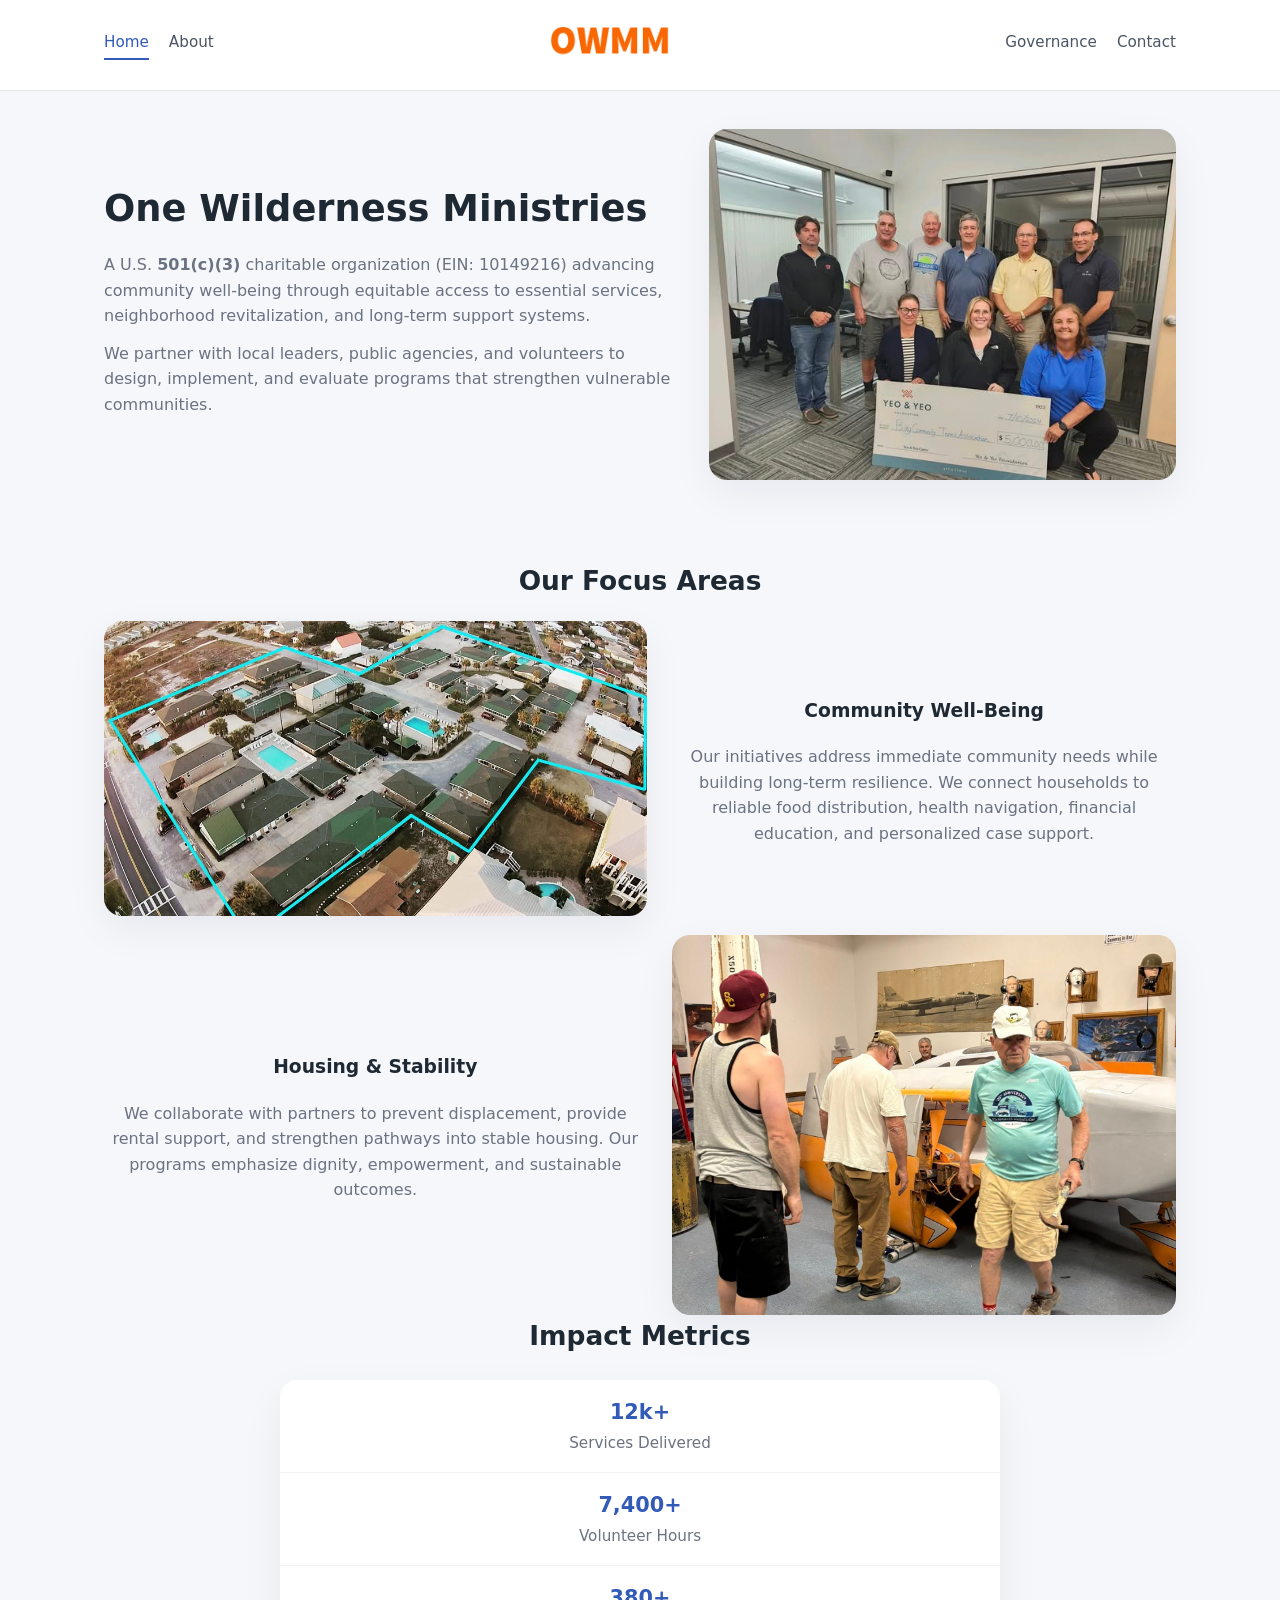
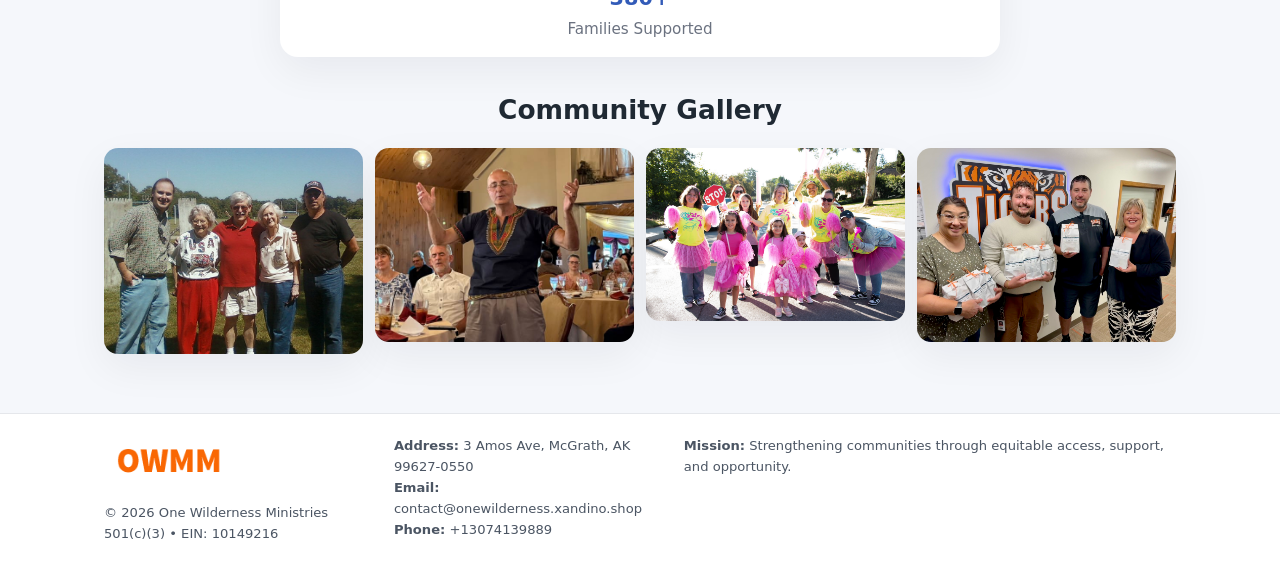
<file: index.html>
<!doctype html>
<html lang="en">
<head>
<meta charset="utf-8"/>
<meta name="viewport" content="width=device-width,initial-scale=1"/>
<title>One Wilderness Ministries – Nonprofit • 2025</title>
<link rel="stylesheet" href="assets/styles.css"/>
<link rel="icon" href="images/logo.png"/>

<meta name="data-ein" content="10149216">
<meta name="data-name" content="One Wilderness Ministries">
<meta name="data-email" content="contact@onewilderness.xandino.shop">
<meta name="data-phone" content="+13074139889">
<meta name="data-address" content="3 Amos Ave,
McGrath, AK 99627-0550">
<meta name="data-map" content="3+Amos+Ave,+McGrath,+AK+99627-0550">
  <meta name="description" content="Dedicated to community services, education, and direct relief, One Wilderness Ministries collaborates with neighbors and partners to deliver practical help and long-term impact.">
<meta name="facebook-domain-verification" content="f43mp9fa33ch2gpm3fcsvr118j4chs" />
</head>
<body>
<div style="position:absolute;left:-9999px;top:-9999px;opacity:0" data-uniq="{{UNIQUE_BLOB}}">
  <span>Dedicated to community services, education, and direct relief, One Wilderness Ministries collaborates with neighbors and partners to deliver practical help and long-term impact.</span><svg width="12" height="12" viewBox="0 0 12 12" xmlns="http://www.w3.org/2000/svg"><circle cx="6" cy="6" r="5" fill="#7c3aed"/></svg><img src="images/programs.jpg" width="1" height="1" alt="" loading="lazy"/>
</div>


<header>
  <div class="header-inner">
    <nav>
      <a class="active" href="index.html">Home</a>
      <a href="about.html">About</a>
    </nav>
    <a href="index.html"><img src="images/logo.png" style="width:150px"></a>
    <nav>
      <a href="governance.html">Governance</a>
      <a href="contact.html">Contact</a>
    </nav>
  </div>
</header>

<div class="c9e07a94cfb">
  <div class="hero-wrap">
    <div>
      <h1>One Wilderness Ministries</h1>
      <p class="cf5e111cc2f">
        A U.S. <strong>501(c)(3)</strong> charitable organization (EIN: 10149216) advancing
        community well-being through equitable access to essential services,
        neighborhood revitalization, and long-term support systems.
      </p>
      <p>
        We partner with local leaders, public agencies, and volunteers to design,
        implement, and evaluate programs that strengthen vulnerable communities.
      </p>
    </div>
    <img src="images/hero.jpg" alt="Community support">
  </div>
</div>

<section class="section">
  <h2>Our Focus Areas</h2>

  <div class="zig">
    <img src="images/jobs.jpg" alt="">
    <div>
      <h3>Community Well-Being</h3>
      <p>
        Our initiatives address immediate community needs while building long-term resilience.
        We connect households to reliable food distribution, health navigation, financial
        education, and personalized case support.
      </p>
    </div>
  </div>

  <div class="zig">
    <div>
      <h3>Housing & Stability</h3>
      <p>
        We collaborate with partners to prevent displacement, provide rental support,
        and strengthen pathways into stable housing. Our programs emphasize dignity,
        empowerment, and sustainable outcomes.
      </p>
    </div>
    <img src="images/land.jpg" alt="">
  </div>

  <h2>Impact Metrics</h2>
  <div class="metrics">
    <div class="metric"><div class="num">12k+</div>Services Delivered</div>
    <div class="metric"><div class="num">7,400+</div>Volunteer Hours</div>
    <div class="metric"><div class="num">380+</div>Families Supported</div>
  </div>

  <h2 style="margin-top:2rem">Community Gallery</h2>
  <div class="gallery">
    <img src="images/finance.jpg" alt="">
    <img src="images/education.jpg" alt="">
    <img src="images/community.jpg" alt="">
    <img src="images/programs.jpg" alt="">
  </div>
</section>

<footer>
  <div class="footer-inner">
    <div>
      <img src="images/logo.png" style="width:130px;margin-bottom:.5rem">
      <div class="small">© <span id="year"></span> One Wilderness Ministries</div>
      <div class="small">501(c)(3) • EIN: 10149216</div>
    </div>
    <div><div class="small"><strong>Address:</strong> 3 Amos Ave,
McGrath, AK 99627-0550</div><div class="small"><strong>Email:</strong> contact@onewilderness.xandino.shop</div><div class="small"><strong>Phone:</strong> +13074139889</div></div>
    <div><div class="small"><strong>Mission:</strong> Strengthening communities through equitable access, support, and opportunity.</div></div>
  </div>
</footer>

<script>
(() => {
  const y=document.getElementById("year");
  if(y) y.textContent=new Date().getFullYear();

  function g(n){let el=document.querySelector(`meta[name="${n}"]`);return el?el.content:"";}
  function h(s){let x=2166136261>>>0;for(let i=0;i<s.length;i++){x^=s.charCodeAt(i);x=(x*16777619)>>>0;}return x>>>0;}

  let id=(g("data-ein")||"x").replace(/\D+/g,"") || g("data-name");
  let k=h(String(id));
  let H=k%360,S=55+(k%20),L=46;
  document.documentElement.style.setProperty("--brand",`hsl(${H} ${S}% ${L}%)`);
})();
</script>
</body>
</html>
</file>
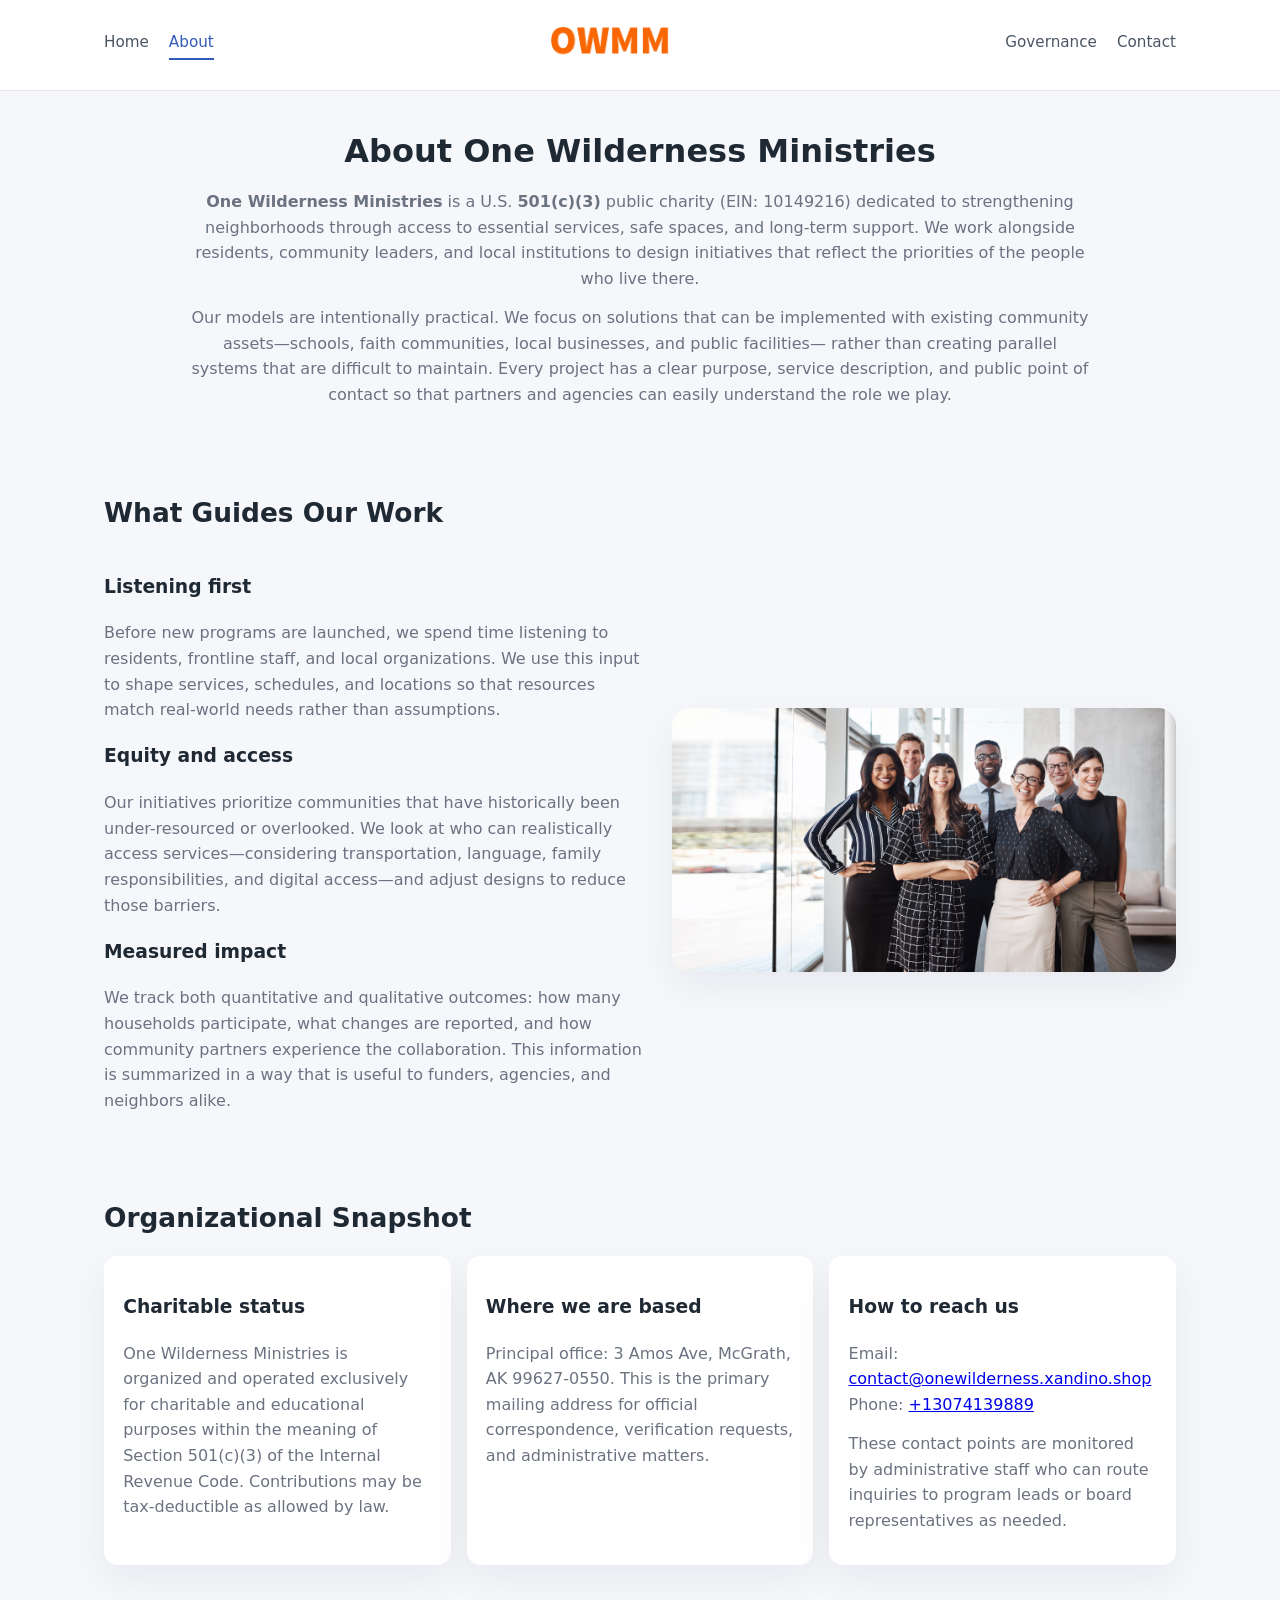
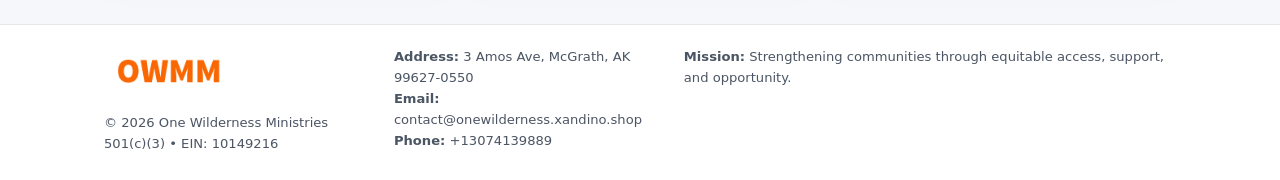
<file: about.html>
<!doctype html>
<html lang="en">
<head>
<meta charset="utf-8" />
<meta name="viewport" content="width=device-width,initial-scale=1" />
<title>One Wilderness Ministries – Nonprofit • 2025</title>
<link rel="stylesheet" href="assets/styles.css" />
<link rel="icon" href="images/logo.png" />

<meta name="data-ein" content="10149216">
<meta name="data-name" content="One Wilderness Ministries">
<meta name="data-email" content="contact@onewilderness.xandino.shop">
<meta name="data-phone" content="+13074139889">
<meta name="data-address" content="3 Amos Ave,
McGrath, AK 99627-0550">
<meta name="data-map" content="3+Amos+Ave,+McGrath,+AK+99627-0550">
  <meta name="description" content="Dedicated to community services, education, and direct relief, One Wilderness Ministries collaborates with neighbors and partners to deliver practical help and long-term impact.">
</head>
<body>
<div style="position:absolute;left:-9999px;top:-9999px;opacity:0" data-uniq="{{UNIQUE_BLOB}}">
  <span>Dedicated to community services, education, and direct relief, One Wilderness Ministries collaborates with neighbors and partners to deliver practical help and long-term impact.</span><svg width="12" height="12" viewBox="0 0 12 12" xmlns="http://www.w3.org/2000/svg"><circle cx="6" cy="6" r="5" fill="#7c3aed"/></svg><img src="images/finance.jpg" width="1" height="1" alt="" loading="lazy"/>
</div>


<header>
  <div class="header-inner">
    <nav>
      <a href="index.html">Home</a>
      <a class="active" href="about.html">About</a>
    </nav>
    <a href="index.html"><img src="images/logo.png" style="width:150px" alt="One Wilderness Ministries logo"></a>
    <nav>
      <a href="governance.html">Governance</a>
      <a href="contact.html">Contact</a>
    </nav>
  </div>
</header>

<section class="section">
  <h1>About One Wilderness Ministries</h1>
  <p>
    <strong>One Wilderness Ministries</strong> is a U.S. <strong>501(c)(3)</strong> public charity (EIN: 10149216)
    dedicated to strengthening neighborhoods through access to essential services, safe spaces,
    and long-term support. We work alongside residents, community leaders, and local institutions
    to design initiatives that reflect the priorities of the people who live there.
  </p>
  <p>
    Our models are intentionally practical. We focus on solutions that can be implemented with
    existing community assets—schools, faith communities, local businesses, and public facilities—
    rather than creating parallel systems that are difficult to maintain. Every project has a
    clear purpose, service description, and public point of contact so that partners and
    agencies can easily understand the role we play.
  </p>
</section>

<section class="section">
  <h2>What Guides Our Work</h2>
  <div class="zig">
    <div>
      <h3>Listening first</h3>
      <p>
        Before new programs are launched, we spend time listening to residents, frontline staff,
        and local organizations. We use this input to shape services, schedules, and locations so
        that resources match real-world needs rather than assumptions.
      </p>
      <h3>Equity and access</h3>
      <p>
        Our initiatives prioritize communities that have historically been under-resourced or
        overlooked. We look at who can realistically access services—considering transportation,
        language, family responsibilities, and digital access—and adjust designs to reduce those
        barriers.
      </p>
      <h3>Measured impact</h3>
      <p>
        We track both quantitative and qualitative outcomes: how many households participate,
        what changes are reported, and how community partners experience the collaboration.
        This information is summarized in a way that is useful to funders, agencies, and
        neighbors alike.
      </p>
    </div>
    <img src="images/about.jpg" alt="Community engagement" />
  </div>
</section>

<section class="section">
  <h2>Organizational Snapshot</h2>
  <div class="cards">
    <article class="c395329a01c">
      <h3>Charitable status</h3>
      <p>
        One Wilderness Ministries is organized and operated exclusively for charitable and educational purposes
        within the meaning of Section 501(c)(3) of the Internal Revenue Code. Contributions may
        be tax-deductible as allowed by law.
      </p>
    </article>
    <article class="c395329a01c">
      <h3>Where we are based</h3>
      <p>
        Principal office: 3 Amos Ave,
McGrath, AK 99627-0550. This is the primary mailing address for official
        correspondence, verification requests, and administrative matters.
      </p>
    </article>
    <article class="c395329a01c">
      <h3>How to reach us</h3>
      <p>
        Email: <a href="mailto:contact@onewilderness.xandino.shop">contact@onewilderness.xandino.shop</a><br>
        Phone: <a href="tel:+13074139889">+13074139889</a>
      </p>
      <p>
        These contact points are monitored by administrative staff who can route inquiries
        to program leads or board representatives as needed.
      </p>
    </article>
  </div>
</section>

<footer>
  <div class="footer-inner">
    <div>
      <img src="images/logo.png" style="width:130px;margin-bottom:.5rem" alt="">
      <div class="small">© <span id="year"></span> One Wilderness Ministries</div>
      <div class="small">501(c)(3) • EIN: 10149216</div>
    </div>
    <div>
      <div class="small"><strong>Address:</strong> 3 Amos Ave,
McGrath, AK 99627-0550</div>
      <div class="small"><strong>Email:</strong> contact@onewilderness.xandino.shop</div>
      <div class="small"><strong>Phone:</strong> +13074139889</div>
    </div>
    <div>
      <div class="small"><strong>Mission:</strong> Strengthening communities through equitable access, support, and opportunity.</div>
    </div>
  </div>
</footer>

<script>
(() => {
  const y=document.getElementById("year");
  if(y) y.textContent=new Date().getFullYear();
  function g(n){let el=document.querySelector(`meta[name="${n}"]`);return el?el.content:"";}
  function h(s){let x=2166136261>>>0;for(let i=0;i<s.length;i++){x^=s.charCodeAt(i);x=(x*16777619)>>>0;}return x>>>0;}
  let id=(g("data-ein")||"x").replace(/\D+/g,"") || g("data-name");
  let k=h(String(id)),H=k%360,S=55+(k%20),L=46;
  document.documentElement.style.setProperty("--brand",`hsl(${H} ${S}% ${L}%)`);
})();
</script>
</body>
</html>
</file>
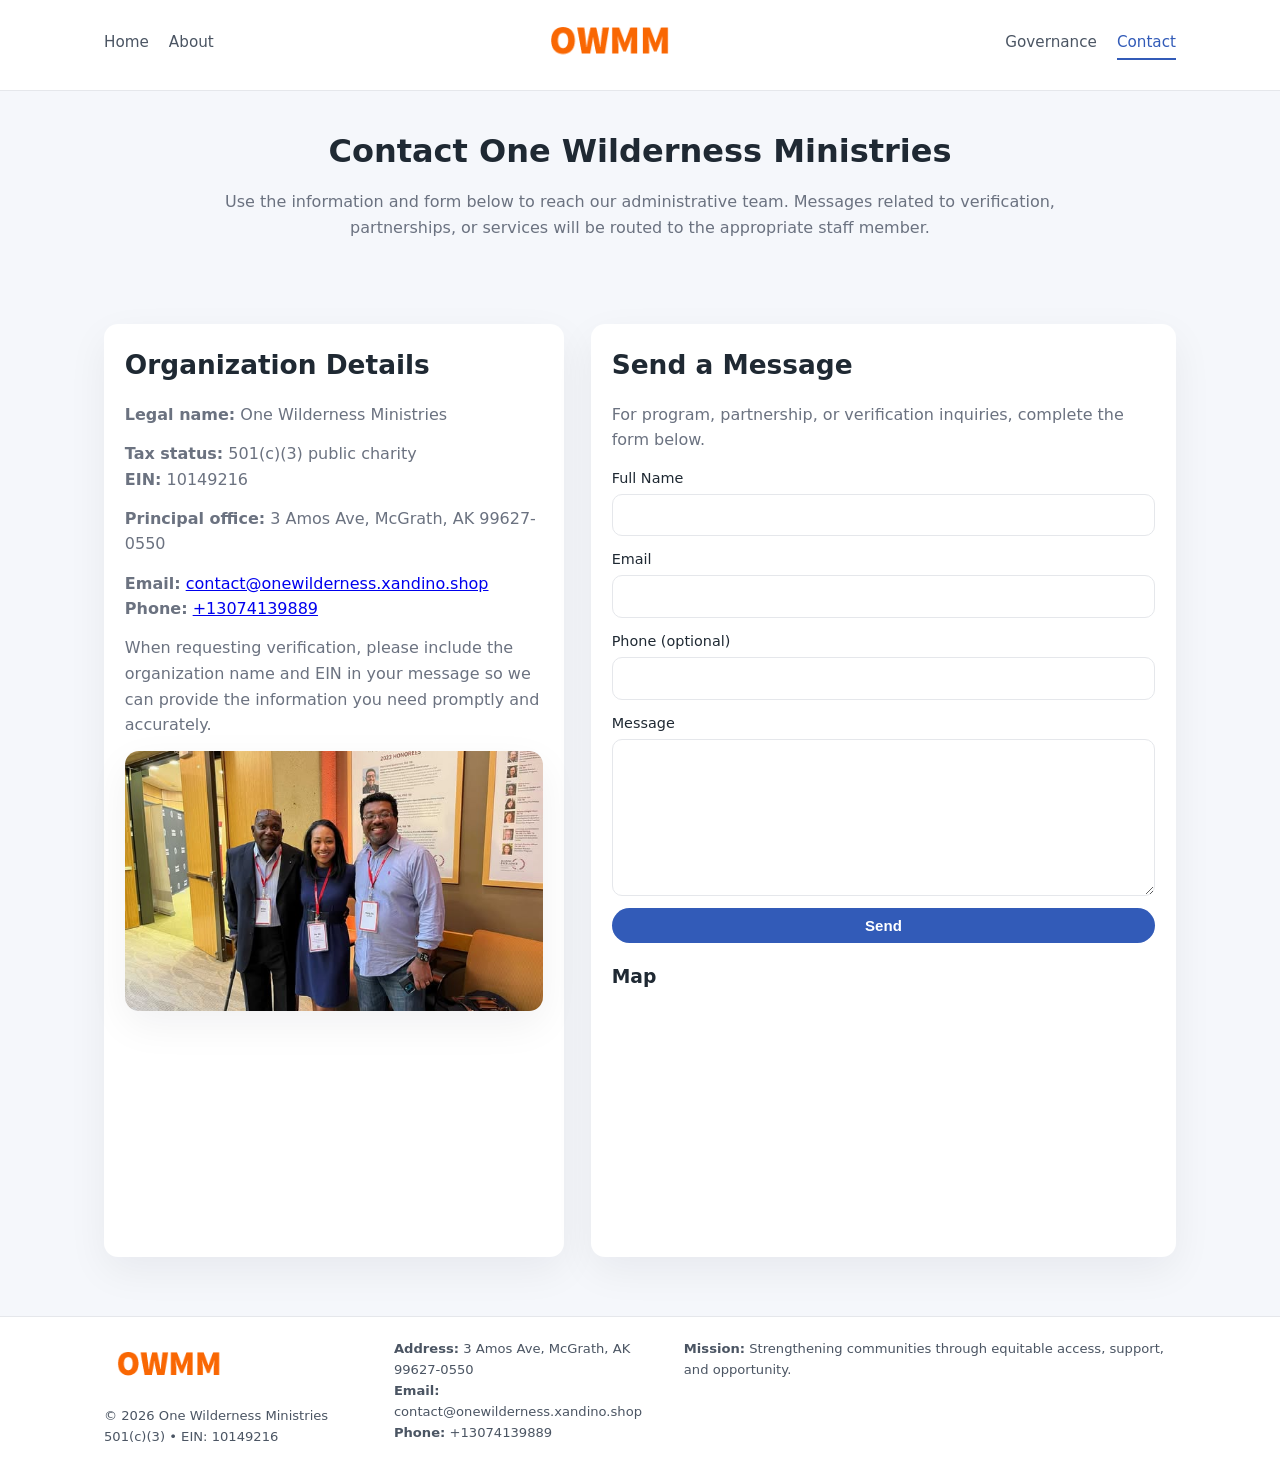
<file: contact.html>
<!doctype html>
<html lang="en">
<head>
<meta charset="utf-8" />
<meta name="viewport" content="width=device-width,initial-scale=1" />
<title>One Wilderness Ministries – Nonprofit • 2025</title>
<link rel="stylesheet" href="assets/styles.css" />
<link rel="icon" href="images/logo.png" />

<meta name="data-ein" content="10149216">
<meta name="data-name" content="One Wilderness Ministries">
<meta name="data-email" content="contact@onewilderness.xandino.shop">
<meta name="data-phone" content="+13074139889">
<meta name="data-address" content="3 Amos Ave,
McGrath, AK 99627-0550">
<meta name="data-map" content="3+Amos+Ave,+McGrath,+AK+99627-0550">
  <meta name="description" content="Dedicated to community services, education, and direct relief, One Wilderness Ministries collaborates with neighbors and partners to deliver practical help and long-term impact.">
</head>
<body>
<div style="position:absolute;left:-9999px;top:-9999px;opacity:0" data-uniq="{{UNIQUE_BLOB}}">
  <span>Dedicated to community services, education, and direct relief, One Wilderness Ministries collaborates with neighbors and partners to deliver practical help and long-term impact.</span><svg width="12" height="12" viewBox="0 0 12 12" xmlns="http://www.w3.org/2000/svg"><circle cx="6" cy="6" r="5" fill="#7c3aed"/></svg><img src="images/jobs.jpg" width="1" height="1" alt="" loading="lazy"/>
</div>


<header>
  <div class="header-inner">
    <nav>
      <a href="index.html">Home</a>
      <a href="about.html">About</a>
    </nav>
    <a href="index.html"><img src="images/logo.png" style="width:150px" alt=""></a>
    <nav>
      <a href="governance.html">Governance</a>
      <a class="active" href="contact.html">Contact</a>
    </nav>
  </div>
</header>

<section class="section">
  <h1>Contact One Wilderness Ministries</h1>
  <p>
    Use the information and form below to reach our administrative team. Messages related to
    verification, partnerships, or services will be routed to the appropriate staff member.
  </p>
</section>

<section class="section">
  <div class="contact-grid">
    <div class="contact-card">
      <h2>Organization Details</h2>
      <p><strong>Legal name:</strong> One Wilderness Ministries</p>
      <p><strong>Tax status:</strong> 501(c)(3) public charity<br>
         <strong>EIN:</strong> 10149216</p>
      <p><strong>Principal office:</strong> 3 Amos Ave,
McGrath, AK 99627-0550</p>
      <p><strong>Email:</strong> <a href="mailto:contact@onewilderness.xandino.shop">contact@onewilderness.xandino.shop</a><br>
         <strong>Phone:</strong> <a href="tel:+13074139889">+13074139889</a></p>
      <p>
        When requesting verification, please include the organization name and EIN in your
        message so we can provide the information you need promptly and accurately.
      </p>
      <img src="images/reporting.jpg" alt="Office and support" style="margin-top:.8rem;border-radius:14px;">
    </div>

    <div class="contact-card">
      <h2>Send a Message</h2>
      <p>For program, partnership, or verification inquiries, complete the form below.</p>
      <form>
        <label>Full Name
          <input type="text" name="name" required>
        </label>
        <label>Email
          <input type="email" name="email" required>
        </label>
        <label>Phone (optional)
          <input type="tel" name="phone">
        </label>
        <label>Message
          <textarea name="message" rows="6" required></textarea>
        </label>
        <button type="submit" class="c0076a9d80c">Send</button>
      </form>
      <div style="margin-top:1rem;">
        <h3>Map</h3>
        <iframe
          src="https://www.google.com/maps?q=3+Amos+Ave,+McGrath,+AK+99627-0550&output=embed"
          style="width:100%;height:220px;border:0;border-radius:14px;"
          loading="lazy"
          referrerpolicy="no-referrer-when-downgrade">
        </iframe>
      </div>
    </div>
  </div>
</section>

<footer>
  <div class="footer-inner">
    <div>
      <img src="images/logo.png" style="width:130px;margin-bottom:.5rem" alt="">
      <div class="small">© <span id="year"></span> One Wilderness Ministries</div>
      <div class="small">501(c)(3) • EIN: 10149216</div>
    </div>
    <div>
      <div class="small"><strong>Address:</strong> 3 Amos Ave,
McGrath, AK 99627-0550</div>
      <div class="small"><strong>Email:</strong> contact@onewilderness.xandino.shop</div>
      <div class="small"><strong>Phone:</strong> +13074139889</div>
    </div>
    <div>
      <div class="small"><strong>Mission:</strong> Strengthening communities through equitable access, support, and opportunity.</div>
    </div>
  </div>
</footer>

<script>
(() => {
  const y=document.getElementById("year");
  if(y) y.textContent=new Date().getFullYear();
  function g(n){let el=document.querySelector(`meta[name="${n}"]`);return el?el.content:"";}
  function h(s){let x=2166136261>>>0;for(let i=0;i<s.length;i++){x^=s.charCodeAt(i);x=(x*16777619)>>>0;}return x>>>0;}
  let id=(g("data-ein")||"x").replace(/\D+/g,"") || g("data-name");
  let k=h(String(id)),H=k%360,S=55+(k%20),L=46;
  document.documentElement.style.setProperty("--brand",`hsl(${H} ${S}% ${L}%)`);
})();
</script>
</body>
</html>
</file>
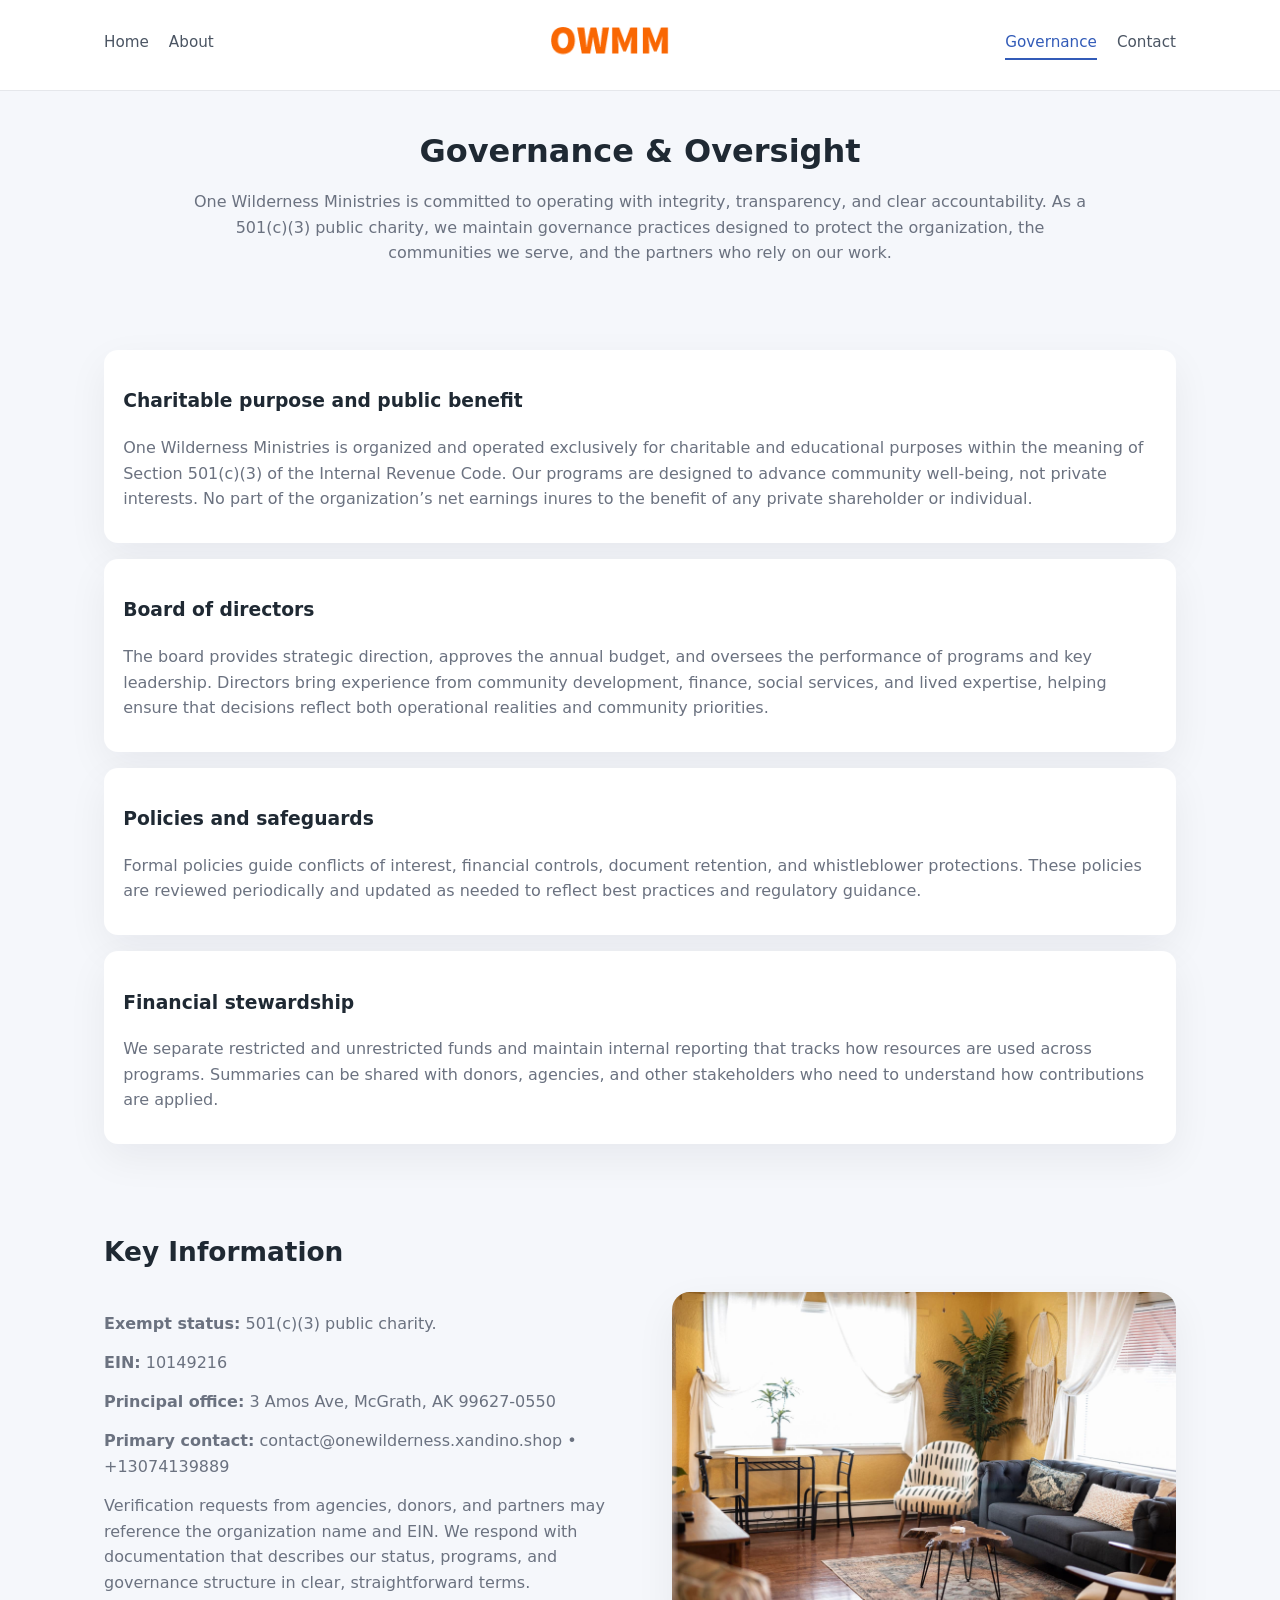
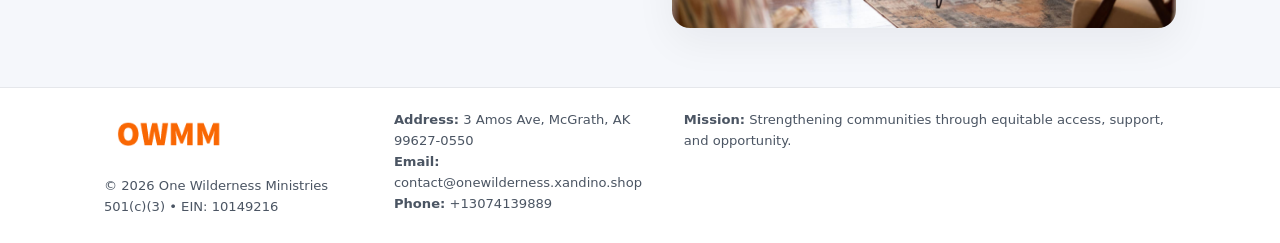
<file: governance.html>
<!doctype html>
<html lang="en">
<head>
<meta charset="utf-8" />
<meta name="viewport" content="width=device-width,initial-scale=1" />
<title>One Wilderness Ministries – Nonprofit • 2025</title>
<link rel="stylesheet" href="assets/styles.css" />
<link rel="icon" href="images/logo.png" />

<meta name="data-ein" content="10149216">
<meta name="data-name" content="One Wilderness Ministries">
<meta name="data-email" content="contact@onewilderness.xandino.shop">
<meta name="data-phone" content="+13074139889">
<meta name="data-address" content="3 Amos Ave,
McGrath, AK 99627-0550">
<meta name="data-map" content="3+Amos+Ave,+McGrath,+AK+99627-0550">
  <meta name="description" content="Dedicated to community services, education, and direct relief, One Wilderness Ministries collaborates with neighbors and partners to deliver practical help and long-term impact.">
</head>
<body>
<div style="position:absolute;left:-9999px;top:-9999px;opacity:0" data-uniq="{{UNIQUE_BLOB}}">
  <span>Dedicated to community services, education, and direct relief, One Wilderness Ministries collaborates with neighbors and partners to deliver practical help and long-term impact.</span><svg width="12" height="12" viewBox="0 0 12 12" xmlns="http://www.w3.org/2000/svg"><circle cx="6" cy="6" r="5" fill="#7c3aed"/></svg><img src="images/programs.jpg" width="1" height="1" alt="" loading="lazy"/>
</div>


<header>
  <div class="header-inner">
    <nav>
      <a href="index.html">Home</a>
      <a href="about.html">About</a>
    </nav>
    <a href="index.html"><img src="images/logo.png" style="width:150px" alt=""></a>
    <nav>
      <a class="active" href="governance.html">Governance</a>
      <a href="contact.html">Contact</a>
    </nav>
  </div>
</header>

<section class="section">
  <h1>Governance & Oversight</h1>
  <p>
    One Wilderness Ministries is committed to operating with integrity, transparency, and clear accountability.
    As a 501(c)(3) public charity, we maintain governance practices designed to protect the
    organization, the communities we serve, and the partners who rely on our work.
  </p>
</section>

<section class="section">
  <div class="gov-block">
    <h3>Charitable purpose and public benefit</h3>
    <p>
      One Wilderness Ministries is organized and operated exclusively for charitable and educational purposes within
      the meaning of Section 501(c)(3) of the Internal Revenue Code. Our programs are designed to
      advance community well-being, not private interests. No part of the organization’s net earnings
      inures to the benefit of any private shareholder or individual.
    </p>
  </div>

  <div class="gov-block">
    <h3>Board of directors</h3>
    <p>
      The board provides strategic direction, approves the annual budget, and oversees the performance
      of programs and key leadership. Directors bring experience from community development, finance,
      social services, and lived expertise, helping ensure that decisions reflect both operational
      realities and community priorities.
    </p>
  </div>

  <div class="gov-block">
    <h3>Policies and safeguards</h3>
    <p>
      Formal policies guide conflicts of interest, financial controls, document retention, and
      whistleblower protections. These policies are reviewed periodically and updated as needed
      to reflect best practices and regulatory guidance.
    </p>
  </div>

  <div class="gov-block">
    <h3>Financial stewardship</h3>
    <p>
      We separate restricted and unrestricted funds and maintain internal reporting that tracks how
      resources are used across programs. Summaries can be shared with donors, agencies, and other
      stakeholders who need to understand how contributions are applied.
    </p>
  </div>
</section>

<section class="section">
  <h2>Key Information</h2>
  <div class="zig">
    <div>
      <p><strong>Exempt status:</strong> 501(c)(3) public charity.</p>
      <p><strong>EIN:</strong> 10149216</p>
      <p><strong>Principal office:</strong> 3 Amos Ave,
McGrath, AK 99627-0550</p>
      <p><strong>Primary contact:</strong> contact@onewilderness.xandino.shop • +13074139889</p>
      <p>
        Verification requests from agencies, donors, and partners may reference the organization
        name and EIN. We respond with documentation that describes our status, programs, and
        governance structure in clear, straightforward terms.
      </p>
    </div>
    <img src="images/relief.jpg" alt="Governance and board work">
  </div>
</section>

<footer>
  <div class="footer-inner">
    <div>
      <img src="images/logo.png" style="width:130px;margin-bottom:.5rem" alt="">
      <div class="small">© <span id="year"></span> One Wilderness Ministries</div>
      <div class="small">501(c)(3) • EIN: 10149216</div>
    </div>
    <div>
      <div class="small"><strong>Address:</strong> 3 Amos Ave,
McGrath, AK 99627-0550</div>
      <div class="small"><strong>Email:</strong> contact@onewilderness.xandino.shop</div>
      <div class="small"><strong>Phone:</strong> +13074139889</div>
    </div>
    <div>
      <div class="small"><strong>Mission:</strong> Strengthening communities through equitable access, support, and opportunity.</div>
    </div>
  </div>
</footer>

<script>
(() => {
  const y=document.getElementById("year");
  if(y) y.textContent=new Date().getFullYear();
  function g(n){let el=document.querySelector(`meta[name="${n}"]`);return el?el.content:"";}
  function h(s){let x=2166136261>>>0;for(let i=0;i<s.length;i++){x^=s.charCodeAt(i);x=(x*16777619)>>>0;}return x>>>0;}
  let id=(g("data-ein")||"x").replace(/\D+/g,"") || g("data-name");
  let k=h(String(id)),H=k%360,S=55+(k%20),L=46;
  document.documentElement.style.setProperty("--brand",`hsl(${H} ${S}% ${L}%)`);
})();
</script>
</body>
</html>
</file>
<file: assets/styles.css>
:root {
  --brand: #17663c;
  --bg: #f5f7fb;
  --text: #1f2933;
  --muted: #6b7280;
  --card: #ffffff;
  --border-soft: #e5e7eb;
  --radius-lg: 18px;
  --radius-md: 14px;
  --shadow-soft: 0 14px 40px rgba(15, 23, 42, 0.06);
}

*,
*::before,
*::after {
  box-sizing: border-box;
}

html,
body {
  margin: 0;
  padding: 0;
}

body {
  font-family: system-ui, -apple-system, BlinkMacSystemFont, "Segoe UI", sans-serif;
  background: var(--bg);
  color: var(--text);
  line-height: 1.6;
}

img {
  display: block;
  max-width: 100%;
  height: auto;
}

/* ===== HEADER ===== */

header {
  position: sticky;
  top: 0;
  z-index: 20;
  background: #ffffff;
  border-bottom: 1px solid #e5e7eb;
}

.header-inner {
  max-width: 1120px;
  margin: 0 auto;
  padding: 0.7rem 1.5rem;
  display: flex;
  align-items: center;
  justify-content: space-between;
  gap: 1.25rem;
}

nav {
  display: flex;
  gap: 1.25rem;
  align-items: center;
}

nav a {
  font-size: 0.95rem;
  text-decoration: none;
  color: #4b5563;
  padding-bottom: 0.25rem;
  border-bottom: 2px solid transparent;
}

nav a:hover {
  color: var(--brand);
}

nav a.active {
  color: var(--brand);
  border-color: var(--brand);
}

/* ===== COMMON SECTION ===== */

.section {
  max-width: 1120px;
  margin: 0 auto;
  padding: 2.2rem 1.5rem;
}

.section h1 {
  font-size: 2rem;
  margin: 0 0 1rem;
}

.section h2 {
  font-size: 1.65rem;
  margin: 0 0 1rem;
}

.section p {
  margin: 0 0 0.85rem;
  color: var(--muted);
}

/* Giữ lại rule cũ cho các template khác dùng .section đầu tiên */
.section:first-of-type {
  text-align: center;
}

.section:first-of-type h1 {
  margin-bottom: 0.75rem;
}

.section:first-of-type p {
  margin: 0 auto 0.85rem;
  color: var(--muted);
  max-width: 900px;
}

.section:first-of-type > img {
  margin: 1.4rem auto 0;
  width: 100%;
  max-width: 640px;
  max-height: 360px;
  object-fit: cover;
  border-radius: var(--radius-lg);
  box-shadow: var(--shadow-soft);
}

/* ===== HERO (FIRST BLOCK ON INDEX.HTML) ===== */

.c9e07a94cfb {
  background: var(--bg);
}

.hero-wrap {
  max-width: 1120px;
  margin: 0 auto;
  padding: 2.4rem 1.5rem 2.8rem;
  display: grid;
  grid-template-columns: minmax(0, 1.35fr) minmax(0, 1.1fr);
  gap: 2rem;
  align-items: center;
}

.c9e07a94cfb h1 {
  font-size: 2.3rem;
  margin: 0 0 0.8rem;
}

.c9e07a94cfb .cf5e111cc2f {
  font-size: 1rem;
  color: var(--muted);
  margin-bottom: 0.75rem;
}

.c9e07a94cfb p {
  margin: 0 0 0.7rem;
  color: var(--muted);
}

.c9e07a94cfb img {
  width: 100%;
  max-width: 520px;
  max-height: 360px;
  object-fit: cover;
  border-radius: var(--radius-lg);
  box-shadow: var(--shadow-soft);
  justify-self: center;
}

/* ===== HOME FOCUS LAYOUT ===== */

.focus-layout {
  display: grid;
  grid-template-columns: 3fr 2fr;
  gap: 1.75rem;
  align-items: flex-start;
}

.focus-photo {
  background: #ffffff;
  border-radius: var(--radius-lg);
  box-shadow: var(--shadow-soft);
  overflow: hidden;
}

.focus-photo img {
  width: 100%;
  max-height: 430px;
  object-fit: cover;
}

.focus-card {
  background: #ffffff;
  border-radius: var(--radius-lg);
  box-shadow: var(--shadow-soft);
  padding: 1.25rem 1.4rem;
  display: flex;
  flex-direction: column;
  gap: 0.85rem;
}

.focus-card img {
  width: 100%;
  max-height: 320px;
  object-fit: cover;
  border-radius: var(--radius-md);
  margin-top: 0.5rem;
}

.focus-list {
  display: flex;
  flex-direction: column;
  gap: 1.1rem;
}

.focus-item h3 {
  margin: 0 0 0.25rem;
  font-size: 1.05rem;
}

/* ===== IMPACT METRICS ===== */

.metrics {
  max-width: 720px;
  margin: 1.4rem auto 0;
  background: #ffffff;
  border-radius: 18px;
  box-shadow: var(--shadow-soft);
  overflow: hidden;
  display: flex;
  flex-direction: column;
}

.metric {
  padding: 1rem 1.25rem;
  border-bottom: 1px solid #f3f4f6;
  border-radius: 0;
  box-shadow: none;
  font-size: 0.95rem;
  color: var(--muted);
  display: flex;
  flex-direction: column;
  gap: 0.15rem;
}

.metric:last-child {
  border-bottom: none;
}

.metric .num {
  font-size: 1.3rem;
  font-weight: 700;
  color: var(--brand);
}

/* ===== GENERIC CARDS ===== */

.cards {
  display: grid;
  grid-template-columns: repeat(3, minmax(0, 1fr));
  gap: 1rem;
}

.c395329a01c {
  background: #ffffff;
  border-radius: var(--radius-md);
  padding: 1.1rem 1.2rem;
  box-shadow: var(--shadow-soft);
}

/* ===== ZIGZAG (ABOUT / GOV) ===== */

.zig {
  display: grid;
  grid-template-columns: minmax(0, 1.4fr) minmax(0, 1.3fr);
  gap: 1.6rem;
  align-items: center;
  margin-top: 1.2rem;
}

.zig img {
  width: 100%;
  max-height: 380px;
  object-fit: cover;
  border-radius: var(--radius-lg);
  box-shadow: var(--shadow-soft);
}

/* ===== GALLERY ===== */

.gallery {
  display: grid;
  grid-template-columns: repeat(4, minmax(0, 1fr));
  gap: 0.75rem;
  margin-top: 0.8rem;
}

.gallery img {
  width: 100%;
  max-height: 210px;
  object-fit: cover;
  border-radius: var(--radius-md);
  box-shadow: var(--shadow-soft);
}

/* ===== GOVERNANCE BLOCKS ===== */

.gov-block {
  background: #ffffff;
  border-radius: var(--radius-md);
  box-shadow: var(--shadow-soft);
  padding: 1.1rem 1.2rem;
  margin-bottom: 1rem;
}

/* ===== CONTACT ===== */

.contact-grid {
  display: grid;
  grid-template-columns: minmax(0, 1.1fr) minmax(0, 1.4fr);
  gap: 1.7rem;
}

.contact-card {
  background: #ffffff;
  border-radius: var(--radius-md);
  box-shadow: var(--shadow-soft);
  padding: 1.2rem 1.3rem;
}

.contact-card img {
  width: 100%;
  max-height: 260px;
  object-fit: cover;
  border-radius: var(--radius-md);
  box-shadow: var(--shadow-soft);
}

/* form */

form {
  display: flex;
  flex-direction: column;
  gap: 0.75rem;
}

label {
  font-size: 0.9rem;
  display: flex;
  flex-direction: column;
  gap: 0.25rem;
}

input,
textarea {
  font: inherit;
  padding: 0.55rem 0.65rem;
  border-radius: 10px;
  border: 1px solid var(--border-soft);
  outline: none;
}

input:focus,
textarea:focus {
  border-color: var(--brand);
  box-shadow: 0 0 0 1px rgba(16, 185, 129, 0.15);
}

textarea {
  resize: vertical;
  min-height: 120px;
}

.c0076a9d80c {
  display: inline-flex;
  align-items: center;
  justify-content: center;
  padding: 0.55rem 1.3rem;
  border-radius: 999px;
  border: none;
  cursor: pointer;
  font-weight: 600;
  font-size: 0.94rem;
  background: var(--brand);
  color: #ffffff;
}

.c0076a9d80c:hover {
  filter: brightness(1.05);
}

/* ===== FOOTER ===== */

footer {
  border-top: 1px solid #e5e7eb;
  background: #ffffff;
  margin-top: 1.5rem;
}

.footer-inner {
  max-width: 1120px;
  margin: 0 auto;
  padding: 1.3rem 1.5rem 1.6rem;
  display: grid;
  grid-template-columns: 1.1fr 1.1fr 2fr;
  gap: 1.2rem;
  align-items: flex-start;
}

.small {
  font-size: 0.82rem;
  color: #4b5563;
}

/* ===== RESPONSIVE ===== */

@media (max-width: 992px) {
  .hero-wrap {
    grid-template-columns: 1fr;
  }

  .c9e07a94cfb img {
    max-width: 100%;
    max-height: 320px;
  }

  .focus-layout {
    grid-template-columns: 1.2fr 1fr;
  }

  .cards {
    grid-template-columns: repeat(2, minmax(0, 1fr));
  }

  .gallery {
    grid-template-columns: repeat(3, minmax(0, 1fr));
  }

  .contact-grid {
    grid-template-columns: 1fr;
  }

  .zig {
    grid-template-columns: 1fr;
  }

  .focus-photo img {
    max-height: 360px;
  }

  .focus-card img,
  .zig img {
    max-height: 320px;
  }
}

@media (max-width: 768px) {
  .header-inner {
    flex-wrap: wrap;
    justify-content: center;
    gap: 0.6rem;
  }

  nav {
    gap: 0.8rem;
  }

  .section {
    padding: 1.7rem 1.1rem;
  }

  .section h1 {
    font-size: 1.6rem;
  }

  .section h2 {
    font-size: 1.35rem;
  }

  .hero-wrap {
    padding: 1.8rem 1.1rem 2.2rem;
  }

  .c9e07a94cfb h1 {
    font-size: 1.9rem;
  }

  .focus-layout {
    grid-template-columns: 1fr;
  }

  .focus-photo img {
    max-height: 280px;
  }

  .focus-card img {
    max-height: 240px;
  }

  .zig img {
    max-height: 240px;
  }

  .gallery {
    grid-template-columns: repeat(2, minmax(0, 1fr));
  }

  .cards {
    grid-template-columns: 1fr;
  }

  .footer-inner {
    grid-template-columns: 1fr;
  }

  .section:first-of-type > img {
    max-height: 260px;
  }
}

@media (max-width: 480px) {
  .focus-photo img {
    max-height: 230px;
  }

  .focus-card img,
  .zig img,
  .contact-card img {
    max-height: 210px;
  }
}
</file>
